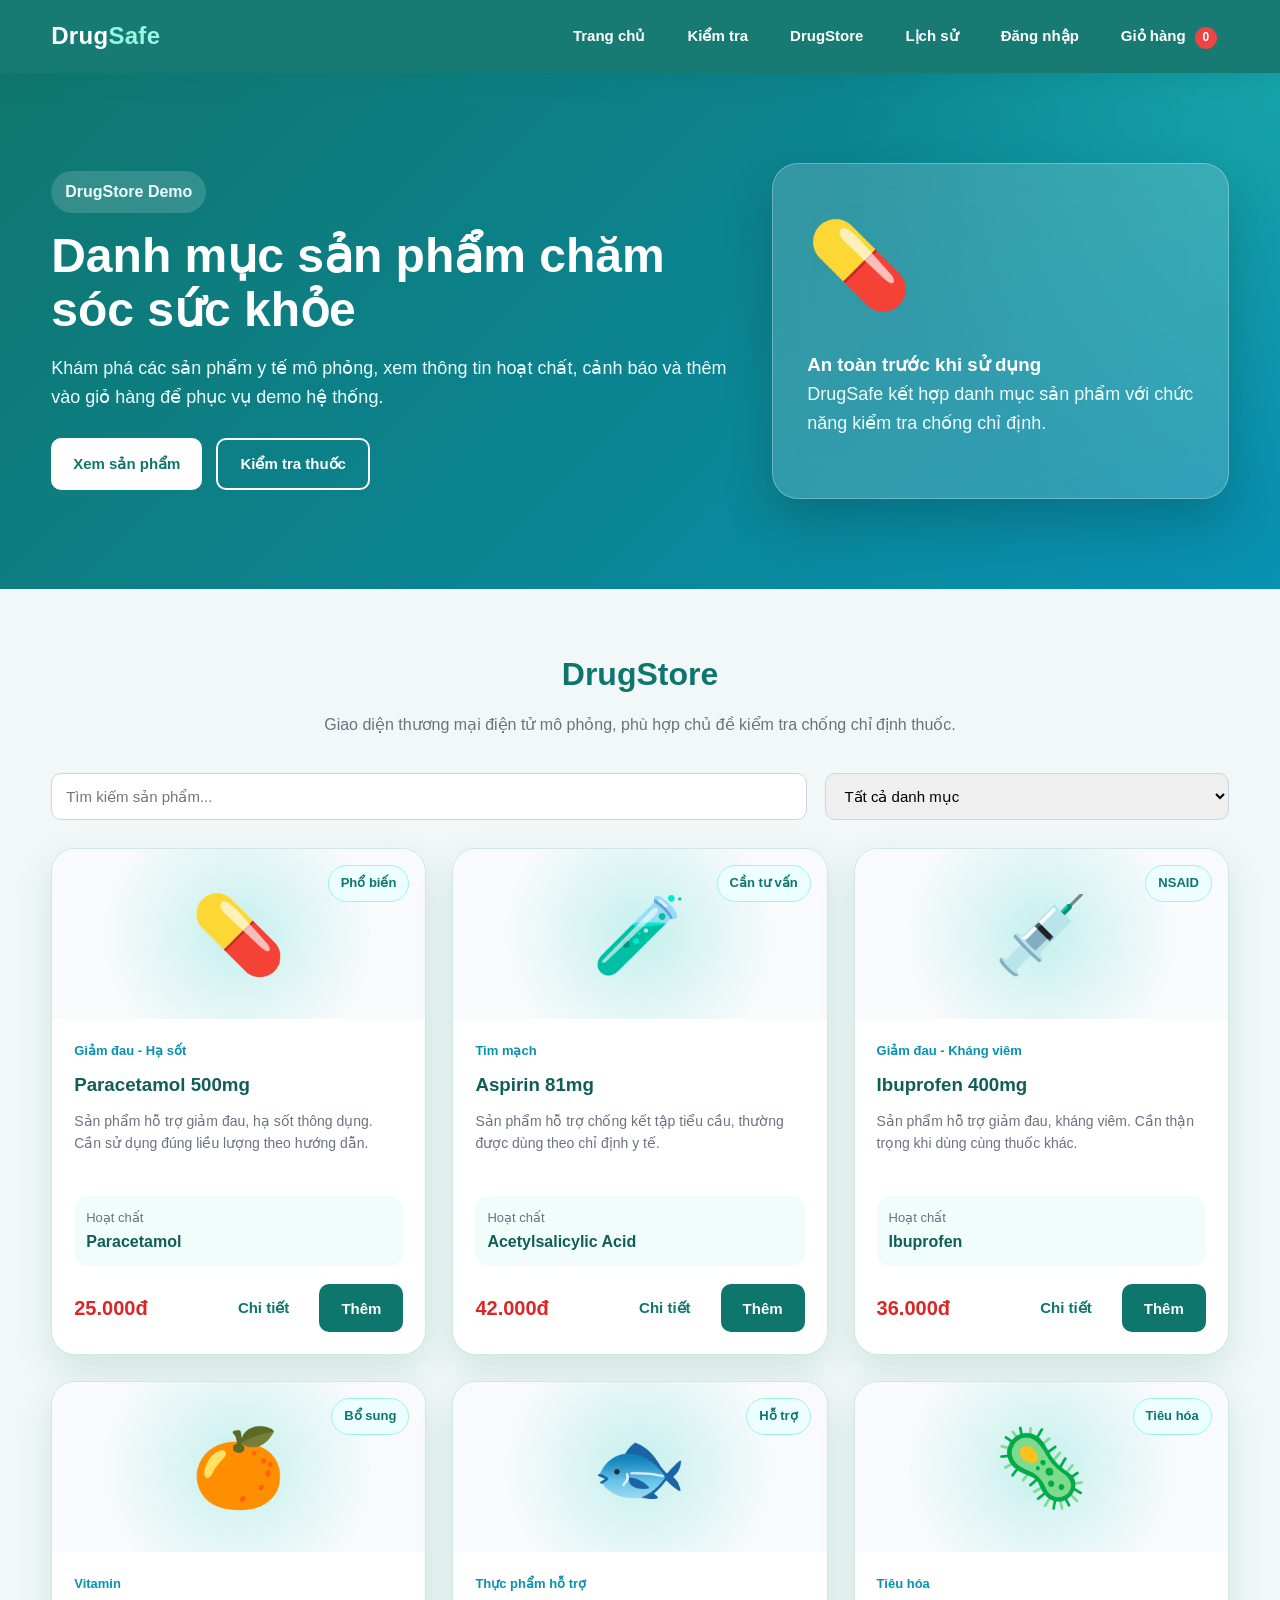
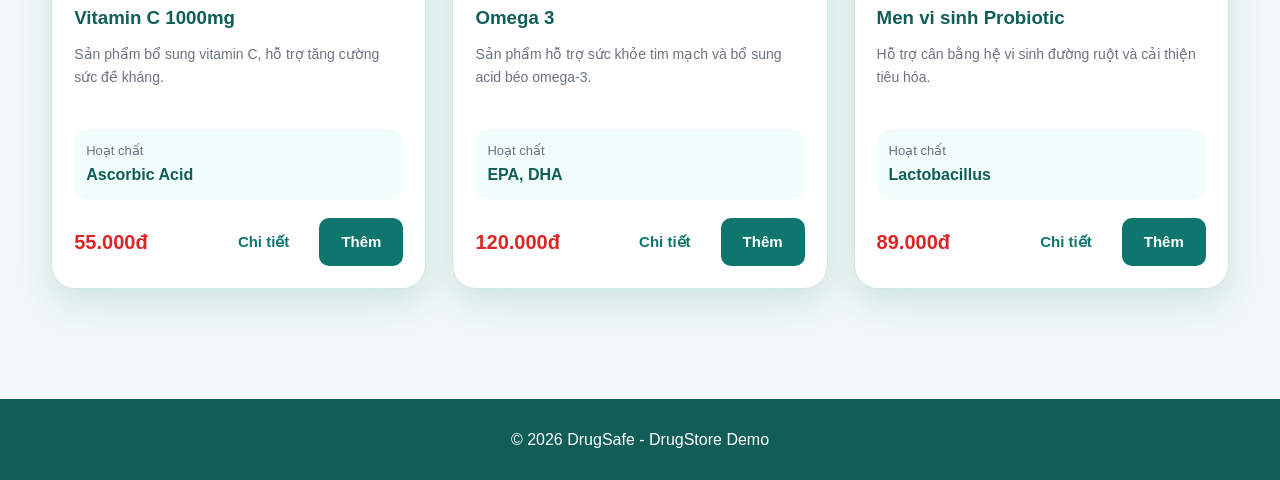
<file: frontend/drugstore.html>
<!DOCTYPE html>
<html lang="vi">
<head>
    <meta charset="UTF-8">
    <meta name="viewport" content="width=device-width, initial-scale=1.0">
    <title>DrugStore - DrugSafe</title>
    <link rel="stylesheet" href="css/style.css">
</head>
<body>

<header class="header">
    <div class="container header-content">
        <div class="logo">Drug<span>Safe</span></div>

        <nav class="nav">
            <a href="index.html">Trang chủ</a>
            <a href="check.html">Kiểm tra</a>
            <a href="drugstore.html">DrugStore</a>
            <a href="history.html">Lịch sử</a>
            <a href="login.html">Đăng nhập</a>
            <a href="cart.html" class="cart-link">Giỏ hàng <span id="cartBadge">0</span></a>
        </nav>
    </div>
</header>

<section class="store-hero">
    <div class="container store-hero-content">
        <div>
            <span class="premium-label">DrugStore Demo</span>
            <h1>Danh mục sản phẩm chăm sóc sức khỏe</h1>
            <p>
                Khám phá các sản phẩm y tế mô phỏng, xem thông tin hoạt chất, cảnh báo
                và thêm vào giỏ hàng để phục vụ demo hệ thống.
            </p>
            <div class="hero-actions">
                <a href="#productList" class="btn btn-light">Xem sản phẩm</a>
                <a href="check.html" class="btn btn-outline">Kiểm tra thuốc</a>
            </div>
        </div>

        <div class="store-hero-card">
            <div class="hero-product-icon">💊</div>
            <h3>An toàn trước khi sử dụng</h3>
            <p>DrugSafe kết hợp danh mục sản phẩm với chức năng kiểm tra chống chỉ định.</p>
        </div>
    </div>
</section>

<section class="section">
    <div class="container">
        <h2 class="section-title">DrugStore</h2>
        <p class="section-desc">
            Giao diện thương mại điện tử mô phỏng, phù hợp chủ đề kiểm tra chống chỉ định thuốc.
        </p>

        <div class="store-toolbar">
            <input type="text" id="searchInput" class="form-control" placeholder="Tìm kiếm sản phẩm...">

            <select id="categoryFilter" class="form-control">
                <option value="all">Tất cả danh mục</option>
            </select>
        </div>

        <div id="productList" class="product-grid"></div>
    </div>
</section>

<div id="toast" class="toast">Đã thêm vào giỏ hàng</div>

<footer class="footer">
    <div class="container">
        <p>© 2026 DrugSafe - DrugStore Demo</p>
    </div>
</footer>

<script src="js/store-data.js"></script>
<script src="js/store.js"></script>
<script src="js/auth-ui.js"></script>
</body>
</html>
</file>
<file: frontend/css/style.css>
* {
    margin: 0;
    padding: 0;
    box-sizing: border-box;
}

:root {
    --primary: #0f766e;
    --primary-dark: #115e59;
    --primary-light: #ccfbf1;
    --secondary: #0891b2;
    --danger: #dc2626;
    --warning: #f59e0b;
    --success: #16a34a;
    --bg: #f1f8f7;
    --text: #1f2937;
    --muted: #6b7280;
    --white: #ffffff;
    --border: #d1e7e4;
    --shadow: 0 14px 35px rgba(15, 118, 110, 0.15);
}

body {
    font-family: "Segoe UI", Arial, sans-serif;
    background: var(--bg);
    color: var(--text);
    line-height: 1.6;
}

a {
    text-decoration: none;
    color: inherit;
}

.container {
    width: 92%;
    max-width: 1200px;
    margin: auto;
}

/* HEADER */

.header {
    background: rgba(15, 118, 110, 0.96);
    color: white;
    padding: 16px 0;
    position: sticky;
    top: 0;
    z-index: 100;
    backdrop-filter: blur(10px);
    box-shadow: 0 4px 18px rgba(15, 118, 110, 0.25);
}

.header-content {
    display: flex;
    align-items: center;
    justify-content: space-between;
}

.logo {
    font-size: 24px;
    font-weight: 800;
    letter-spacing: 0.3px;
}

.logo span {
    color: #99f6e4;
}

.nav {
    display: flex;
    gap: 18px;
}

.nav a {
    font-weight: 600;
    font-size: 15px;
    padding: 8px 12px;
    border-radius: 8px;
    transition: 0.2s;
}

.nav a:hover {
    background: rgba(255, 255, 255, 0.16);
}

/* HERO */

.hero {
    padding: 90px 0;
    background:
        linear-gradient(135deg, rgba(15, 118, 110, 0.95), rgba(8, 145, 178, 0.88)),
        url("../assets/images/medical-bg.jpg");
    background-size: cover;
    background-position: center;
    color: white;
}

.hero-box {
    max-width: 760px;
}

.hero h1 {
    font-size: 48px;
    line-height: 1.15;
    margin-bottom: 18px;
}

.hero p {
    font-size: 18px;
    color: #ecfeff;
    margin-bottom: 30px;
}

.hero-actions {
    display: flex;
    gap: 14px;
    flex-wrap: wrap;
}

/* BUTTON */

.btn {
    display: inline-flex;
    align-items: center;
    justify-content: center;
    padding: 12px 22px;
    border-radius: 10px;
    border: none;
    cursor: pointer;
    font-weight: 700;
    font-size: 15px;
    transition: 0.2s;
}

.btn-primary {
    background: var(--primary);
    color: white;
}

.btn-primary:hover {
    background: var(--primary-dark);
    transform: translateY(-2px);
}

.btn-light {
    background: white;
    color: var(--primary);
}

.btn-light:hover {
    background: var(--primary-light);
    transform: translateY(-2px);
}

.btn-danger {
    background: var(--danger);
    color: white;
}

.btn-warning {
    background: var(--warning);
    color: white;
}

.btn-outline {
    border: 2px solid white;
    color: white;
    background: transparent;
}

/* SECTION */

.section {
    padding: 60px 0;
}

.section-title {
    text-align: center;
    font-size: 32px;
    color: var(--primary);
    margin-bottom: 12px;
}

.section-desc {
    text-align: center;
    color: var(--muted);
    max-width: 680px;
    margin: 0 auto 36px;
}

/* CARD */

.cards {
    display: grid;
    grid-template-columns: repeat(3, 1fr);
    gap: 24px;
}

.card {
    background: var(--white);
    border: 1px solid var(--border);
    border-radius: 18px;
    padding: 26px;
    box-shadow: var(--shadow);
    transition: 0.2s;
}

.card:hover {
    transform: translateY(-4px);
}

.card-icon {
    width: 52px;
    height: 52px;
    border-radius: 14px;
    background: var(--primary-light);
    color: var(--primary);
    display: flex;
    align-items: center;
    justify-content: center;
    font-size: 26px;
    margin-bottom: 16px;
}

.card h3 {
    color: var(--primary);
    margin-bottom: 10px;
}

/* FORM */

.form-box {
    max-width: 500px;
    margin: 55px auto;
    background: white;
    padding: 34px;
    border-radius: 20px;
    border: 1px solid var(--border);
    box-shadow: var(--shadow);
}

.form-box h2 {
    text-align: center;
    color: var(--primary);
    margin-bottom: 24px;
}

.form-group {
    margin-bottom: 18px;
}

.form-group label {
    display: block;
    font-weight: 700;
    margin-bottom: 7px;
}

.form-control {
    width: 100%;
    padding: 13px 14px;
    border: 1px solid #cbd5e1;
    border-radius: 10px;
    font-size: 15px;
    transition: 0.2s;
}

.form-control:focus {
    outline: none;
    border-color: var(--primary);
    box-shadow: 0 0 0 4px rgba(15, 118, 110, 0.12);
}

.message {
    display: none;
    padding: 13px;
    border-radius: 10px;
    margin-bottom: 16px;
    font-weight: 600;
}

.message.error {
    display: block;
    background: #fee2e2;
    color: #991b1b;
}

.message.success {
    display: block;
    background: #dcfce7;
    color: #166534;
}

/* CHECK PAGE */

.check-layout {
    display: grid;
    grid-template-columns: 1.2fr 0.8fr;
    gap: 26px;
    align-items: start;
}

.drug-list {
    margin-top: 18px;
    display: flex;
    flex-direction: column;
    gap: 10px;
}

.drug-item {
    background: #ecfeff;
    border: 1px solid #99f6e4;
    padding: 12px 14px;
    border-radius: 12px;
    display: flex;
    justify-content: space-between;
    align-items: center;
}

.drug-item span {
    font-weight: 700;
    color: var(--primary-dark);
}

.guide-box {
    background: #f8fafc;
    border-left: 5px solid var(--primary);
    padding: 18px;
    border-radius: 12px;
    margin-top: 18px;
}

.guide-box ul {
    padding-left: 20px;
    color: var(--muted);
}

/* RESULT */

.result-card {
    background: white;
    border-radius: 18px;
    padding: 26px;
    box-shadow: var(--shadow);
    border: 1px solid var(--border);
    margin-bottom: 22px;
}

.result-card h3 {
    color: var(--primary);
    margin-bottom: 14px;
}

.level-low,
.level-medium,
.level-high {
    padding: 6px 12px;
    border-radius: 999px;
    font-weight: 800;
}

.level-low {
    background: #dcfce7;
    color: #166534;
}

.level-medium {
    background: #fef3c7;
    color: #92400e;
}

.level-high {
    background: #fee2e2;
    color: #991b1b;
}

/* TABLE */

.table {
    width: 100%;
    border-collapse: collapse;
    background: white;
    overflow: hidden;
    border-radius: 16px;
    box-shadow: var(--shadow);
}

.table th,
.table td {
    padding: 15px;
    border-bottom: 1px solid #e5e7eb;
    text-align: left;
}

.table th {
    background: var(--primary);
    color: white;
}

.table tr:hover {
    background: #f0fdfa;
}

/* FOOTER */

.footer {
    margin-top: 50px;
    background: var(--primary-dark);
    color: white;
    padding: 28px 0;
    text-align: center;
}

/* RESPONSIVE */

@media (max-width: 900px) {
    .hero h1 {
        font-size: 38px;
    }

    .cards {
        grid-template-columns: 1fr 1fr;
    }

    .check-layout {
        grid-template-columns: 1fr;
    }
}

@media (max-width: 640px) {
    .header-content {
        flex-direction: column;
        gap: 12px;
    }

    .nav {
        flex-wrap: wrap;
        justify-content: center;
        gap: 8px;
    }

    .nav a {
        font-size: 14px;
    }

    .hero {
        padding: 65px 0;
        text-align: center;
    }

    .hero h1 {
        font-size: 30px;
    }

    .hero-actions {
        justify-content: center;
    }

    .cards {
        grid-template-columns: 1fr;
    }

    .form-box {
        margin: 35px auto;
        padding: 24px;
    }

    .section-title {
        font-size: 26px;
    }
}
/* PREMIUM DRUGSTORE UI */

.premium-label {
    display: inline-block;
    padding: 8px 14px;
    border-radius: 999px;
    background: rgba(255, 255, 255, 0.16);
    color: #ecfeff;
    font-weight: 800;
    margin-bottom: 16px;
    backdrop-filter: blur(10px);
}

.store-hero {
    padding: 90px 0;
    background:
        radial-gradient(circle at top right, rgba(45, 212, 191, 0.35), transparent 32%),
        linear-gradient(135deg, #0f766e, #0891b2);
    color: white;
    overflow: hidden;
}

.store-hero-content {
    display: grid;
    grid-template-columns: 1.2fr 0.8fr;
    gap: 36px;
    align-items: center;
}

.store-hero h1 {
    font-size: 48px;
    line-height: 1.12;
    margin-bottom: 18px;
}

.store-hero p {
    font-size: 18px;
    color: #ecfeff;
    max-width: 680px;
    margin-bottom: 26px;
}

.store-hero-card {
    background: rgba(255, 255, 255, 0.16);
    border: 1px solid rgba(255, 255, 255, 0.28);
    border-radius: 26px;
    padding: 34px;
    backdrop-filter: blur(16px);
    box-shadow: 0 24px 50px rgba(0, 0, 0, 0.18);
    animation: floatCard 3s ease-in-out infinite;
}

.hero-product-icon {
    font-size: 84px;
    margin-bottom: 18px;
}

@keyframes floatCard {
    0%, 100% {
        transform: translateY(0);
    }
    50% {
        transform: translateY(-12px);
    }
}

.store-toolbar {
    display: grid;
    grid-template-columns: 1.5fr 0.8fr;
    gap: 18px;
    margin-bottom: 28px;
}

.product-grid {
    display: grid;
    grid-template-columns: repeat(3, 1fr);
    gap: 26px;
}

.product-card {
    position: relative;
    background: white;
    border: 1px solid var(--border);
    border-radius: 24px;
    overflow: hidden;
    box-shadow: var(--shadow);
    transition: 0.28s ease;
}

.product-card:hover {
    transform: translateY(-8px);
    box-shadow: 0 22px 50px rgba(15, 118, 110, 0.2);
}

.product-badge {
    position: absolute;
    top: 16px;
    right: 16px;
    background: #ecfeff;
    color: var(--primary);
    font-weight: 800;
    padding: 7px 12px;
    border-radius: 999px;
    font-size: 13px;
    border: 1px solid #99f6e4;
}

.product-image {
    height: 170px;
    display: flex;
    align-items: center;
    justify-content: center;
    font-size: 76px;
    background:
        radial-gradient(circle, rgba(45, 212, 191, 0.25), transparent 65%),
        #f8fafc;
}

.product-content {
    padding: 22px;
}

.product-category {
    color: var(--secondary);
    font-weight: 800;
    font-size: 13px;
    margin-bottom: 8px;
}

.product-content h3 {
    color: var(--primary-dark);
    margin-bottom: 10px;
}

.product-desc {
    color: var(--muted);
    min-height: 72px;
    font-size: 14px;
}

.product-meta {
    margin-top: 14px;
    padding: 12px;
    border-radius: 14px;
    background: #f0fdfa;
}

.product-meta span {
    display: block;
    color: var(--muted);
    font-size: 13px;
}

.product-meta strong {
    color: var(--primary-dark);
}

.product-footer {
    margin-top: 18px;
    display: flex;
    justify-content: space-between;
    align-items: center;
    gap: 14px;
}

.product-price {
    color: var(--danger);
    font-size: 20px;
    font-weight: 900;
}

.product-actions {
    display: flex;
    gap: 8px;
}

.cart-link {
    position: relative;
}

#cartBadge {
    display: inline-flex;
    min-width: 22px;
    height: 22px;
    align-items: center;
    justify-content: center;
    margin-left: 5px;
    border-radius: 999px;
    background: #ef4444;
    color: white;
    font-size: 12px;
    font-weight: 900;
}

.toast {
    position: fixed;
    right: 24px;
    bottom: 28px;
    background: var(--primary-dark);
    color: white;
    padding: 14px 18px;
    border-radius: 14px;
    box-shadow: var(--shadow);
    opacity: 0;
    transform: translateY(20px);
    pointer-events: none;
    transition: 0.25s;
    z-index: 200;
}

.toast.show {
    opacity: 1;
    transform: translateY(0);
}

.detail-layout {
    display: grid;
    grid-template-columns: 0.8fr 1.2fr;
    gap: 34px;
    align-items: start;
}

.detail-image-box {
    position: relative;
    background: white;
    border-radius: 28px;
    padding: 40px;
    min-height: 420px;
    display: flex;
    align-items: center;
    justify-content: center;
    box-shadow: var(--shadow);
    border: 1px solid var(--border);
}

.detail-image {
    font-size: 150px;
}

.detail-content {
    background: white;
    padding: 34px;
    border-radius: 28px;
    box-shadow: var(--shadow);
    border: 1px solid var(--border);
}

.detail-content h1 {
    color: var(--primary-dark);
    font-size: 38px;
    margin-bottom: 14px;
}

.detail-desc {
    color: var(--muted);
    font-size: 17px;
    margin-bottom: 22px;
}

.detail-info {
    display: grid;
    grid-template-columns: repeat(3, 1fr);
    gap: 14px;
    margin-bottom: 22px;
}

.detail-info div {
    background: #f8fafc;
    border-radius: 16px;
    padding: 16px;
}

.detail-info span {
    display: block;
    color: var(--muted);
    font-size: 13px;
}

.detail-info strong {
    color: var(--primary-dark);
}

.warning-box {
    border-left: 5px solid var(--warning);
    background: #fffbeb;
    padding: 18px;
    border-radius: 16px;
    margin-bottom: 22px;
}

.warning-box strong {
    color: #92400e;
}

.warning-box p {
    color: #78350f;
    margin-top: 6px;
}

.detail-actions {
    display: flex;
    gap: 12px;
    flex-wrap: wrap;
}

.cart-layout {
    display: grid;
    grid-template-columns: 1.4fr 0.6fr;
    gap: 26px;
    align-items: start;
}

.cart-items {
    display: flex;
    flex-direction: column;
    gap: 16px;
}

.cart-item {
    display: grid;
    grid-template-columns: 70px 1fr 130px 130px 80px;
    gap: 16px;
    align-items: center;
    background: white;
    padding: 18px;
    border-radius: 20px;
    border: 1px solid var(--border);
    box-shadow: var(--shadow);
}

.cart-product-icon {
    font-size: 42px;
    background: #f0fdfa;
    border-radius: 16px;
    width: 64px;
    height: 64px;
    display: flex;
    align-items: center;
    justify-content: center;
}

.cart-product-info h3 {
    color: var(--primary-dark);
}

.cart-product-info p {
    color: var(--muted);
}

.quantity-control {
    display: flex;
    align-items: center;
    gap: 10px;
}

.quantity-control button {
    width: 32px;
    height: 32px;
    border: none;
    border-radius: 9px;
    background: var(--primary-light);
    color: var(--primary-dark);
    font-weight: 900;
    cursor: pointer;
}

.quantity-control span {
    font-weight: 900;
}

.cart-item-total {
    color: var(--danger);
    font-weight: 900;
}

.cart-summary {
    background: white;
    padding: 24px;
    border-radius: 22px;
    border: 1px solid var(--border);
    box-shadow: var(--shadow);
    position: sticky;
    top: 100px;
}

.cart-summary h3 {
    color: var(--primary-dark);
    margin-bottom: 18px;
}

.summary-row {
    display: flex;
    justify-content: space-between;
    padding: 14px 0;
    border-bottom: 1px solid #e5e7eb;
}

.summary-row strong {
    color: var(--primary-dark);
}

.empty-cart,
.empty-state {
    background: white;
    border: 1px solid var(--border);
    border-radius: 22px;
    padding: 34px;
    text-align: center;
    box-shadow: var(--shadow);
}

.empty-icon {
    font-size: 70px;
    margin-bottom: 14px;
}

@media (max-width: 1000px) {
    .product-grid {
        grid-template-columns: repeat(2, 1fr);
    }

    .store-hero-content,
    .detail-layout,
    .cart-layout {
        grid-template-columns: 1fr;
    }

    .cart-summary {
        position: static;
    }

    .cart-item {
        grid-template-columns: 60px 1fr;
    }

    .quantity-control,
    .cart-item-total,
    .cart-item .btn {
        grid-column: span 2;
    }
}

@media (max-width: 640px) {
    .store-hero h1 {
        font-size: 32px;
    }

    .store-toolbar {
        grid-template-columns: 1fr;
    }

    .product-grid {
        grid-template-columns: 1fr;
    }

    .detail-info {
        grid-template-columns: 1fr;
    }

    .product-footer {
        flex-direction: column;
        align-items: flex-start;
    }
}
/* HOME PREMIUM UPGRADE */

.hero-premium {
    position: relative;
    overflow: hidden;
}

.hero-premium::after {
    content: "";
    position: absolute;
    width: 420px;
    height: 420px;
    right: -120px;
    top: -120px;
    border-radius: 50%;
    background: rgba(153, 246, 228, 0.2);
    filter: blur(10px);
}

.hero-premium-grid {
    position: relative;
    z-index: 2;
    display: grid;
    grid-template-columns: 1.15fr 0.85fr;
    gap: 42px;
    align-items: center;
}

.hero-stats {
    display: flex;
    gap: 18px;
    margin-top: 32px;
    flex-wrap: wrap;
}

.hero-stats div {
    min-width: 120px;
    background: rgba(255, 255, 255, 0.14);
    border: 1px solid rgba(255, 255, 255, 0.28);
    border-radius: 18px;
    padding: 16px 18px;
    backdrop-filter: blur(12px);
}

.hero-stats strong {
    display: block;
    font-size: 24px;
    color: white;
}

.hero-stats span {
    color: #ecfeff;
    font-size: 14px;
}

.hero-dashboard {
    background: rgba(255, 255, 255, 0.14);
    border: 1px solid rgba(255, 255, 255, 0.28);
    border-radius: 28px;
    padding: 24px;
    backdrop-filter: blur(18px);
    box-shadow: 0 28px 60px rgba(0, 0, 0, 0.2);
    animation: floatCard 3.5s ease-in-out infinite;
}

.dashboard-card {
    display: grid;
    grid-template-columns: 54px 1fr auto;
    gap: 14px;
    align-items: center;
    padding: 16px;
    border-radius: 18px;
    background: rgba(255, 255, 255, 0.88);
    color: #1f2937;
    margin-bottom: 14px;
}

.dashboard-card:last-child {
    margin-bottom: 0;
}

.dashboard-card.active {
    background: white;
}

.dash-icon {
    width: 54px;
    height: 54px;
    border-radius: 16px;
    background: #ccfbf1;
    display: flex;
    align-items: center;
    justify-content: center;
    font-size: 24px;
}

.dashboard-card strong {
    display: block;
    color: var(--primary-dark);
}

.dashboard-card span {
    font-size: 13px;
    color: var(--muted);
}

.risk-badge {
    display: inline-flex;
    align-items: center;
    justify-content: center;
    padding: 7px 12px;
    border-radius: 999px;
    font-weight: 900;
    font-size: 12px;
    white-space: nowrap;
}

.risk-badge.high {
    background: #fee2e2;
    color: #991b1b;
}

.risk-badge.medium {
    background: #fef3c7;
    color: #92400e;
}

.risk-badge.low {
    background: #dcfce7;
    color: #166534;
}

.premium-card {
    position: relative;
    overflow: hidden;
}

.premium-card::before {
    content: "";
    position: absolute;
    width: 120px;
    height: 120px;
    right: -50px;
    top: -50px;
    border-radius: 50%;
    background: rgba(20, 184, 166, 0.12);
}

.catalog-section {
    background: linear-gradient(180deg, #f1f8f7, #ffffff);
}

.catalog-toolbar {
    display: grid;
    grid-template-columns: 1.4fr 0.7fr;
    gap: 18px;
    margin-bottom: 24px;
}

.drug-category-grid {
    display: grid;
    grid-template-columns: repeat(4, 1fr);
    gap: 18px;
    margin-bottom: 28px;
}

.drug-category-card {
    background: white;
    border: 1px solid var(--border);
    border-radius: 20px;
    padding: 20px;
    box-shadow: 0 12px 30px rgba(15, 118, 110, 0.1);
    transition: 0.25s ease;
}

.drug-category-card:hover {
    transform: translateY(-5px);
    box-shadow: 0 20px 45px rgba(15, 118, 110, 0.18);
}

.drug-category-icon {
    width: 52px;
    height: 52px;
    border-radius: 16px;
    background: #ecfeff;
    display: flex;
    align-items: center;
    justify-content: center;
    font-size: 24px;
    margin-bottom: 14px;
}

.drug-category-card h3 {
    color: var(--primary-dark);
    margin-bottom: 8px;
}

.drug-category-card p {
    color: var(--muted);
    font-size: 14px;
}

.home-drug-grid {
    display: grid;
    grid-template-columns: repeat(4, 1fr);
    gap: 22px;
}

.home-drug-card {
    background: white;
    border: 1px solid var(--border);
    border-radius: 24px;
    padding: 22px;
    box-shadow: var(--shadow);
    transition: 0.25s ease;
}

.home-drug-card:hover {
    transform: translateY(-7px);
    box-shadow: 0 22px 50px rgba(15, 118, 110, 0.18);
}

.drug-top {
    display: flex;
    justify-content: space-between;
    align-items: center;
    margin-bottom: 18px;
}

.drug-avatar {
    width: 58px;
    height: 58px;
    border-radius: 18px;
    background: #f0fdfa;
    display: flex;
    align-items: center;
    justify-content: center;
    font-size: 28px;
}

.home-drug-card h3 {
    color: var(--primary-dark);
    margin-bottom: 8px;
}

.home-drug-card p {
    color: var(--muted);
    font-size: 14px;
}

.drug-warning {
    min-height: 68px;
    margin: 16px 0;
    padding: 12px;
    border-radius: 14px;
    font-size: 14px;
    font-weight: 600;
}

.high-text {
    background: #fee2e2;
    color: #991b1b;
}

.medium-text {
    background: #fef3c7;
    color: #92400e;
}

.low-text {
    background: #dcfce7;
    color: #166534;
}

.disease-section {
    background: #f8fafc;
}

.disease-grid {
    display: flex;
    flex-wrap: wrap;
    gap: 14px;
    justify-content: center;
}

.disease-pill {
    padding: 14px 18px;
    background: white;
    border: 1px solid var(--border);
    border-radius: 999px;
    color: var(--primary-dark);
    font-weight: 800;
    box-shadow: 0 10px 24px rgba(15, 118, 110, 0.1);
}

.store-preview-section {
    background:
        radial-gradient(circle at top left, rgba(20, 184, 166, 0.2), transparent 28%),
        linear-gradient(135deg, #0f766e, #0891b2);
    color: white;
}

.store-preview {
    display: grid;
    grid-template-columns: 1.1fr 0.9fr;
    gap: 32px;
    align-items: center;
}

.store-preview h2 {
    font-size: 38px;
    margin-bottom: 16px;
}

.store-preview p {
    color: #ecfeff;
    max-width: 680px;
    margin-bottom: 24px;
}

.dark-label {
    background: rgba(255, 255, 255, 0.16);
}

.store-preview-card {
    background: rgba(255, 255, 255, 0.16);
    border: 1px solid rgba(255, 255, 255, 0.28);
    border-radius: 26px;
    padding: 24px;
    backdrop-filter: blur(16px);
    box-shadow: 0 24px 50px rgba(0, 0, 0, 0.18);
}

.mini-product {
    display: flex;
    align-items: center;
    gap: 16px;
    background: rgba(255, 255, 255, 0.9);
    color: #1f2937;
    border-radius: 18px;
    padding: 16px;
    margin-bottom: 14px;
}

.mini-product:last-child {
    margin-bottom: 0;
}

.mini-product span {
    width: 52px;
    height: 52px;
    border-radius: 16px;
    background: #ccfbf1;
    display: flex;
    align-items: center;
    justify-content: center;
    font-size: 24px;
}

.mini-product strong {
    color: var(--primary-dark);
}

.mini-product p {
    color: var(--muted);
    margin: 0;
    font-size: 14px;
}

@media (max-width: 1100px) {
    .home-drug-grid,
    .drug-category-grid {
        grid-template-columns: repeat(2, 1fr);
    }

    .hero-premium-grid,
    .store-preview {
        grid-template-columns: 1fr;
    }
}

@media (max-width: 640px) {
    .catalog-toolbar {
        grid-template-columns: 1fr;
    }

    .home-drug-grid,
    .drug-category-grid {
        grid-template-columns: 1fr;
    }

    .dashboard-card {
        grid-template-columns: 46px 1fr;
    }

    .dashboard-card .risk-badge {
        grid-column: span 2;
        justify-content: center;
    }

    .store-preview h2 {
        font-size: 28px;
    }
}
/* PREMIUM CART + CHECKOUT */

.checkout-hero {
    padding: 70px 0;
    background:
        radial-gradient(circle at top right, rgba(45, 212, 191, 0.32), transparent 32%),
        linear-gradient(135deg, #0f766e, #0891b2);
    color: white;
}

.checkout-hero-grid {
    display: grid;
    grid-template-columns: 1.2fr 0.8fr;
    gap: 32px;
    align-items: center;
}

.checkout-hero h1 {
    font-size: 46px;
    margin-bottom: 16px;
    line-height: 1.15;
}

.checkout-hero p {
    color: #ecfeff;
    font-size: 18px;
    max-width: 720px;
}

.checkout-trust-card {
    display: flex;
    gap: 18px;
    align-items: center;
    background: rgba(255, 255, 255, 0.16);
    border: 1px solid rgba(255, 255, 255, 0.28);
    border-radius: 26px;
    padding: 28px;
    backdrop-filter: blur(16px);
    box-shadow: 0 24px 50px rgba(0, 0, 0, 0.18);
}

.trust-icon {
    width: 72px;
    height: 72px;
    border-radius: 22px;
    background: white;
    color: #0f766e;
    display: flex;
    align-items: center;
    justify-content: center;
    font-size: 34px;
}

.checkout-trust-card h3 {
    margin-bottom: 6px;
}

.checkout-steps {
    display: flex;
    align-items: center;
    justify-content: center;
    margin-bottom: 34px;
}

.checkout-step {
    display: flex;
    flex-direction: column;
    align-items: center;
    gap: 8px;
    color: var(--muted);
    font-weight: 800;
}

.checkout-step span {
    width: 42px;
    height: 42px;
    border-radius: 50%;
    background: #e5e7eb;
    color: #6b7280;
    display: flex;
    align-items: center;
    justify-content: center;
}

.checkout-step.active span {
    background: var(--primary);
    color: white;
}

.checkout-step.active p {
    color: var(--primary-dark);
}

.checkout-line {
    width: 120px;
    height: 3px;
    background: #99f6e4;
    margin: 0 14px;
}

.premium-cart-layout {
    grid-template-columns: 1.3fr 0.7fr;
}

.cart-left-panel {
    background: white;
    border-radius: 26px;
    padding: 24px;
    border: 1px solid var(--border);
    box-shadow: var(--shadow);
}

.panel-heading {
    display: flex;
    justify-content: space-between;
    align-items: center;
    gap: 18px;
    margin-bottom: 22px;
}

.panel-heading h2 {
    color: var(--primary-dark);
}

.panel-heading p {
    color: var(--muted);
}

.premium-cart-item {
    grid-template-columns: 72px 1fr 130px 140px 84px;
    border-radius: 22px;
    transition: 0.25s ease;
}

.premium-cart-item:hover {
    transform: translateY(-4px);
    box-shadow: 0 20px 45px rgba(15, 118, 110, 0.16);
}

.cart-safe-label {
    display: inline-block;
    margin-top: 8px;
    padding: 6px 10px;
    border-radius: 999px;
    background: #ecfeff;
    color: var(--primary-dark);
    font-size: 12px;
    font-weight: 800;
}

.cart-medical-note {
    display: flex;
    gap: 14px;
    margin-top: 22px;
    padding: 18px;
    border-radius: 18px;
    background: #fffbeb;
    border-left: 5px solid var(--warning);
}

.note-icon {
    font-size: 26px;
}

.cart-medical-note strong {
    color: #92400e;
}

.cart-medical-note p {
    color: #78350f;
    margin-top: 4px;
}

.premium-summary {
    border-radius: 26px;
}

.voucher-box {
    display: grid;
    grid-template-columns: 1fr auto;
    gap: 10px;
    margin: 18px 0;
}

.summary-total {
    margin-top: 18px;
    padding: 18px;
    border-radius: 18px;
    background: linear-gradient(135deg, #0f766e, #0891b2);
    color: white;
    display: flex;
    justify-content: space-between;
    align-items: center;
}

.summary-total strong {
    color: white;
    font-size: 22px;
}

.payment-security {
    display: flex;
    gap: 10px;
    align-items: center;
    margin-top: 16px;
    background: #f0fdfa;
    padding: 14px;
    border-radius: 16px;
    color: var(--primary-dark);
    font-weight: 700;
}

.checkout-form-layout {
    margin-top: 28px;
    display: grid;
    grid-template-columns: 1fr 1fr;
    gap: 26px;
}

.checkout-form-card {
    background: white;
    border-radius: 26px;
    padding: 28px;
    border: 1px solid var(--border);
    box-shadow: var(--shadow);
}

.checkout-form-card h2 {
    color: var(--primary-dark);
    margin-bottom: 6px;
}

.checkout-form-card > p {
    color: var(--muted);
    margin-bottom: 22px;
}

.form-grid {
    display: grid;
    grid-template-columns: 1fr 1fr;
    gap: 18px;
}

.payment-methods {
    display: flex;
    flex-direction: column;
    gap: 14px;
}

.payment-method {
    display: grid;
    grid-template-columns: 24px 52px 1fr;
    gap: 14px;
    align-items: center;
    border: 1px solid var(--border);
    border-radius: 18px;
    padding: 16px;
    cursor: pointer;
    transition: 0.25s ease;
}

.payment-method:hover,
.payment-method.active {
    border-color: var(--primary);
    background: #f0fdfa;
}

.payment-method input {
    accent-color: var(--primary);
}

.payment-icon {
    width: 52px;
    height: 52px;
    border-radius: 16px;
    background: #ccfbf1;
    display: flex;
    align-items: center;
    justify-content: center;
    font-size: 24px;
}

.payment-method strong {
    display: block;
    color: var(--primary-dark);
}

.payment-method span {
    color: var(--muted);
    font-size: 13px;
}

.bank-info {
    margin-top: 18px;
    background: #eff6ff;
    border-left: 5px solid #2563eb;
    padding: 18px;
    border-radius: 16px;
}

.bank-info h3 {
    color: #1d4ed8;
    margin-bottom: 10px;
}

.policy-check {
    display: flex;
    gap: 12px;
    align-items: flex-start;
    margin-top: 20px;
    color: var(--muted);
    font-weight: 600;
}

.policy-check input {
    margin-top: 4px;
    accent-color: var(--primary);
}

.checkout-button {
    width: 100%;
    margin-top: 22px;
    padding: 15px;
    font-size: 16px;
}

.modal-overlay {
    position: fixed;
    inset: 0;
    background: rgba(15, 23, 42, 0.56);
    backdrop-filter: blur(8px);
    display: none;
    align-items: center;
    justify-content: center;
    z-index: 300;
    padding: 20px;
}

.modal-overlay.show {
    display: flex;
}

.order-modal {
    width: 100%;
    max-width: 480px;
    background: white;
    border-radius: 28px;
    padding: 34px;
    text-align: center;
    box-shadow: 0 30px 80px rgba(0, 0, 0, 0.28);
    animation: modalPop 0.25s ease;
}

@keyframes modalPop {
    from {
        transform: translateY(20px) scale(0.96);
        opacity: 0;
    }
    to {
        transform: translateY(0) scale(1);
        opacity: 1;
    }
}

.success-icon {
    width: 82px;
    height: 82px;
    border-radius: 50%;
    background: #dcfce7;
    color: #166534;
    display: flex;
    align-items: center;
    justify-content: center;
    font-size: 42px;
    margin: 0 auto 18px;
}

.order-modal h2 {
    color: var(--primary-dark);
    margin-bottom: 10px;
}

.order-modal p {
    color: var(--muted);
}

.order-code-box {
    margin: 22px 0;
    padding: 18px;
    border-radius: 18px;
    background: #f0fdfa;
}

.order-code-box span {
    display: block;
    color: var(--muted);
}

.order-code-box strong {
    color: var(--primary-dark);
    font-size: 24px;
}

.modal-actions {
    display: flex;
    gap: 12px;
    justify-content: center;
    flex-wrap: wrap;
}

@media (max-width: 1000px) {
    .checkout-hero-grid,
    .premium-cart-layout,
    .checkout-form-layout {
        grid-template-columns: 1fr;
    }

    .premium-cart-item {
        grid-template-columns: 64px 1fr;
    }

    .quantity-control,
    .cart-item-total,
    .premium-cart-item .btn {
        grid-column: span 2;
    }
}

@media (max-width: 640px) {
    .checkout-hero h1 {
        font-size: 32px;
    }

    .checkout-steps {
        align-items: flex-start;
        overflow-x: auto;
        justify-content: flex-start;
    }

    .checkout-line {
        width: 60px;
    }

    .panel-heading {
        flex-direction: column;
        align-items: flex-start;
    }

    .form-grid {
        grid-template-columns: 1fr;
    }

    .voucher-box {
        grid-template-columns: 1fr;
    }

    .payment-method {
        grid-template-columns: 24px 44px 1fr;
    }
}
/* PREMIUM CHECK PAGE */

.check-hero {
    padding: 78px 0;
    background:
        radial-gradient(circle at top right, rgba(45, 212, 191, 0.32), transparent 32%),
        linear-gradient(135deg, #0f766e, #0891b2);
    color: white;
}

.check-hero-grid {
    display: grid;
    grid-template-columns: 1.2fr 0.8fr;
    gap: 36px;
    align-items: center;
}

.check-hero h1 {
    font-size: 48px;
    line-height: 1.12;
    margin-bottom: 18px;
}

.check-hero p {
    font-size: 18px;
    color: #ecfeff;
    max-width: 760px;
    margin-bottom: 28px;
}

.check-hero-card {
    background: rgba(255, 255, 255, 0.16);
    border: 1px solid rgba(255, 255, 255, 0.28);
    border-radius: 28px;
    padding: 32px;
    backdrop-filter: blur(16px);
    box-shadow: 0 24px 50px rgba(0, 0, 0, 0.18);
    animation: floatCard 3.5s ease-in-out infinite;
}

.check-hero-card h3 {
    margin-bottom: 10px;
}

.check-steps {
    display: flex;
    align-items: center;
    justify-content: center;
    margin-bottom: 34px;
}

.check-step {
    display: flex;
    flex-direction: column;
    align-items: center;
    gap: 8px;
    font-weight: 800;
    color: var(--muted);
}

.check-step span {
    width: 42px;
    height: 42px;
    border-radius: 50%;
    background: #e5e7eb;
    color: #6b7280;
    display: flex;
    align-items: center;
    justify-content: center;
}

.check-step.active span {
    background: var(--primary);
    color: white;
}

.check-step.active p {
    color: var(--primary-dark);
}

.check-line {
    width: 120px;
    height: 3px;
    background: #99f6e4;
    margin: 0 14px;
}

.premium-check-layout {
    grid-template-columns: 1.35fr 0.65fr;
    align-items: start;
}

.check-main-panel {
    display: flex;
    flex-direction: column;
    gap: 24px;
}

.check-side-panel {
    display: flex;
    flex-direction: column;
    gap: 24px;
    position: sticky;
    top: 100px;
}

.check-card {
    border-radius: 26px;
}

.card-heading {
    display: flex;
    align-items: center;
    gap: 16px;
    margin-bottom: 22px;
}

.card-heading h3 {
    margin-bottom: 4px;
}

.card-heading p {
    color: var(--muted);
}

.inline-input {
    display: grid;
    grid-template-columns: 1fr auto;
    gap: 12px;
}

.selected-info {
    display: flex;
    justify-content: space-between;
    align-items: center;
    background: #f0fdfa;
    border: 1px solid #ccfbf1;
    padding: 12px 14px;
    border-radius: 14px;
    margin-top: 14px;
}

.selected-info span {
    color: var(--muted);
    font-weight: 700;
}

.selected-info strong {
    color: var(--primary-dark);
}

.premium-drug-list {
    margin-top: 18px;
}

.empty-selection {
    padding: 26px;
    text-align: center;
    background: #f8fafc;
    border: 1px dashed #99f6e4;
    border-radius: 18px;
    color: var(--muted);
}

.empty-selection div {
    font-size: 38px;
    margin-bottom: 8px;
}

.premium-drug-item {
    padding: 15px 16px;
    border-radius: 16px;
    background: #ffffff;
    border: 1px solid var(--border);
    box-shadow: 0 10px 25px rgba(15, 118, 110, 0.08);
    transition: 0.25s ease;
}

.premium-drug-item:hover {
    transform: translateY(-3px);
    box-shadow: 0 18px 38px rgba(15, 118, 110, 0.14);
}

.premium-drug-item strong {
    display: block;
    color: var(--primary-dark);
}

.premium-drug-item span {
    color: var(--muted);
    font-size: 13px;
}

.disease-preview {
    margin-top: 18px;
    padding: 16px;
    border-radius: 18px;
    background: #f8fafc;
}

.disease-preview > span {
    display: block;
    font-weight: 800;
    color: var(--primary-dark);
    margin-bottom: 12px;
}

.quick-disease-tags {
    display: flex;
    flex-wrap: wrap;
    gap: 10px;
}

.quick-disease-tags button {
    border: none;
    background: #ecfeff;
    color: var(--primary-dark);
    padding: 9px 12px;
    border-radius: 999px;
    font-weight: 800;
    cursor: pointer;
    transition: 0.2s;
}

.quick-disease-tags button:hover {
    background: var(--primary);
    color: white;
}

.action-card,
.guide-card,
.demo-card {
    border-radius: 26px;
}

.action-card h3,
.guide-card h3,
.demo-card h3 {
    color: var(--primary-dark);
    margin-bottom: 8px;
}

.action-card p,
.demo-card p {
    color: var(--muted);
    margin-bottom: 18px;
}

.action-button {
    width: 100%;
    margin-top: 10px;
    padding: 14px;
}

.action-button.loading {
    opacity: 0.75;
    cursor: wait;
}

.guide-step {
    display: grid;
    grid-template-columns: 34px 1fr;
    gap: 12px;
    margin-bottom: 16px;
}

.guide-step span {
    width: 34px;
    height: 34px;
    border-radius: 50%;
    background: var(--primary);
    color: white;
    display: flex;
    align-items: center;
    justify-content: center;
    font-weight: 900;
}

.guide-step p {
    color: var(--muted);
}

.guide-warning {
    margin-top: 18px;
    padding: 16px;
    background: #fffbeb;
    border-left: 5px solid var(--warning);
    border-radius: 16px;
}

.guide-warning strong {
    color: #92400e;
}

.guide-warning p {
    margin-top: 6px;
    color: #78350f;
}

.demo-case {
    width: 100%;
    border: 1px solid var(--border);
    background: white;
    padding: 13px;
    border-radius: 14px;
    margin-top: 10px;
    text-align: left;
    font-weight: 800;
    color: var(--primary-dark);
    cursor: pointer;
    transition: 0.2s;
}

.demo-case:hover {
    background: #f0fdfa;
    border-color: var(--primary);
    transform: translateX(4px);
}

@media (max-width: 1000px) {
    .check-hero-grid,
    .premium-check-layout {
        grid-template-columns: 1fr;
    }

    .check-side-panel {
        position: static;
    }
}

@media (max-width: 640px) {
    .check-hero h1 {
        font-size: 32px;
    }

    .inline-input {
        grid-template-columns: 1fr;
    }

    .check-steps {
        overflow-x: auto;
        justify-content: flex-start;
    }

    .check-line {
        width: 60px;
    }

    .card-heading {
        align-items: flex-start;
    }
}
/* PREMIUM HISTORY PAGE */

.history-hero {
    padding: 78px 0;
    background:
        radial-gradient(circle at top right, rgba(45, 212, 191, 0.32), transparent 32%),
        linear-gradient(135deg, #0f766e, #0891b2);
    color: white;
}

.history-hero-grid {
    display: grid;
    grid-template-columns: 1.2fr 0.8fr;
    gap: 36px;
    align-items: center;
}

.history-hero h1 {
    font-size: 48px;
    line-height: 1.12;
    margin-bottom: 18px;
}

.history-hero p {
    font-size: 18px;
    color: #ecfeff;
    max-width: 760px;
    margin-bottom: 28px;
}

.history-hero-card {
    background: rgba(255, 255, 255, 0.16);
    border: 1px solid rgba(255, 255, 255, 0.28);
    border-radius: 28px;
    padding: 32px;
    backdrop-filter: blur(16px);
    box-shadow: 0 24px 50px rgba(0, 0, 0, 0.18);
    animation: floatCard 3.5s ease-in-out infinite;
}

.history-stat-grid {
    display: grid;
    grid-template-columns: repeat(4, 1fr);
    gap: 18px;
    margin-bottom: 28px;
}

.history-stat-card {
    display: flex;
    gap: 14px;
    align-items: center;
    background: white;
    border: 1px solid var(--border);
    border-radius: 22px;
    padding: 20px;
    box-shadow: var(--shadow);
}

.history-stat-icon {
    width: 54px;
    height: 54px;
    border-radius: 16px;
    background: #ecfeff;
    color: var(--primary-dark);
    display: flex;
    align-items: center;
    justify-content: center;
    font-size: 24px;
}

.history-stat-icon.danger {
    background: #fef3c7;
    color: #92400e;
}

.history-stat-icon.high {
    background: #fee2e2;
    color: #991b1b;
}

.history-stat-icon.success {
    background: #dcfce7;
    color: #166534;
}

.history-stat-card span {
    display: block;
    color: var(--muted);
    font-weight: 700;
    font-size: 14px;
}

.history-stat-card strong {
    color: var(--primary-dark);
    font-size: 28px;
}

.history-panel {
    background: white;
    border: 1px solid var(--border);
    border-radius: 28px;
    padding: 26px;
    box-shadow: var(--shadow);
}

.history-panel-heading {
    display: flex;
    justify-content: space-between;
    gap: 18px;
    align-items: flex-start;
    margin-bottom: 22px;
}

.history-panel-heading h2 {
    color: var(--primary-dark);
}

.history-panel-heading p {
    color: var(--muted);
}

.history-heading-actions {
    display: flex;
    gap: 10px;
    flex-wrap: wrap;
}

.history-toolbar {
    display: grid;
    grid-template-columns: 1.4fr 0.8fr 0.7fr;
    gap: 14px;
    margin-bottom: 22px;
}

.history-table-wrapper {
    overflow-x: auto;
}

.history-table td {
    vertical-align: top;
}

.history-type-chip {
    display: inline-flex;
    padding: 7px 12px;
    background: #ecfeff;
    color: var(--primary-dark);
    border-radius: 999px;
    font-weight: 800;
    font-size: 13px;
}

.history-risk-chip {
    display: inline-flex;
    padding: 7px 12px;
    border-radius: 999px;
    font-weight: 900;
    font-size: 13px;
}

.risk-high {
    background: #fee2e2;
    color: #991b1b;
}

.risk-medium {
    background: #fef3c7;
    color: #92400e;
}

.risk-low {
    background: #dcfce7;
    color: #166534;
}

.history-result-text {
    max-width: 360px;
    color: var(--muted);
}

.history-actions {
    display: flex;
    gap: 8px;
    flex-wrap: wrap;
}

.history-empty {
    padding: 34px;
    text-align: center;
}

.history-empty div {
    font-size: 60px;
    margin-bottom: 12px;
}

.history-empty h3 {
    color: var(--primary-dark);
    margin-bottom: 8px;
}

.history-empty p {
    color: var(--muted);
    margin-bottom: 16px;
}

.history-guide-card {
    margin-top: 24px;
    display: flex;
    gap: 16px;
    align-items: flex-start;
    background: #fffbeb;
    border-left: 5px solid var(--warning);
    border-radius: 20px;
    padding: 20px;
}

.guide-icon {
    font-size: 28px;
}

.history-guide-card h3 {
    color: #92400e;
    margin-bottom: 6px;
}

.history-guide-card p {
    color: #78350f;
}

.history-modal-overlay {
    position: fixed;
    inset: 0;
    background: rgba(15, 23, 42, 0.56);
    backdrop-filter: blur(8px);
    display: none;
    align-items: center;
    justify-content: center;
    z-index: 300;
    padding: 20px;
}

.history-modal-overlay.show {
    display: flex;
}

.history-modal {
    position: relative;
    width: 100%;
    max-width: 620px;
    max-height: 90vh;
    overflow-y: auto;
    background: white;
    border-radius: 28px;
    padding: 34px;
    text-align: center;
    box-shadow: 0 30px 80px rgba(0, 0, 0, 0.28);
    animation: modalPop 0.25s ease;
}

.history-modal-close {
    position: absolute;
    top: 16px;
    right: 18px;
    width: 36px;
    height: 36px;
    border: none;
    border-radius: 50%;
    background: #f1f5f9;
    cursor: pointer;
    font-size: 24px;
    color: var(--muted);
}

.history-modal h2 {
    color: var(--primary-dark);
    margin-bottom: 20px;
}

.detail-row {
    display: flex;
    justify-content: space-between;
    gap: 18px;
    padding: 14px 0;
    border-bottom: 1px solid #e5e7eb;
    text-align: left;
}

.detail-row span {
    color: var(--muted);
    font-weight: 700;
}

.detail-row strong {
    color: var(--primary-dark);
    text-align: right;
}

.history-detail-message {
    text-align: left;
    margin-top: 18px;
    background: #f8fafc;
    padding: 18px;
    border-radius: 18px;
}

.history-detail-message h3 {
    color: var(--primary-dark);
    margin-bottom: 10px;
}

.history-detail-message p,
.history-detail-message li {
    color: var(--muted);
}

.history-detail-message ul {
    padding-left: 20px;
}

@media (max-width: 1000px) {
    .history-hero-grid,
    .history-stat-grid {
        grid-template-columns: 1fr 1fr;
    }

    .history-toolbar {
        grid-template-columns: 1fr;
    }

    .history-panel-heading {
        flex-direction: column;
    }
}

@media (max-width: 640px) {
    .history-hero-grid,
    .history-stat-grid {
        grid-template-columns: 1fr;
    }

    .history-hero h1 {
        font-size: 32px;
    }

    .history-heading-actions {
        width: 100%;
    }

    .history-heading-actions .btn {
        width: 100%;
    }

    .detail-row {
        flex-direction: column;
    }

    .detail-row strong {
        text-align: left;
    }
}

@media print {
    .header,
    .history-hero,
    .history-toolbar,
    .history-heading-actions,
    .footer,
    .history-guide-card,
    .history-actions {
        display: none !important;
    }

    .history-panel {
        box-shadow: none;
        border: none;
    }

    body {
        background: white;
    }
}
/* PREMIUM AUTH PAGES */

.auth-page {
    background:
        radial-gradient(circle at top left, rgba(45, 212, 191, 0.16), transparent 30%),
        linear-gradient(180deg, #f1f8f7, #ffffff);
}

.auth-section {
    padding: 70px 0;
}

.auth-shell {
    display: grid;
    grid-template-columns: 1.05fr 0.95fr;
    gap: 34px;
    align-items: stretch;
}

.auth-visual {
    position: relative;
    color: white;
    background:
        radial-gradient(circle at top right, rgba(153, 246, 228, 0.28), transparent 36%),
        linear-gradient(135deg, #0f766e, #0891b2);
    border-radius: 32px;
    padding: 44px;
    overflow: hidden;
    box-shadow: 0 30px 70px rgba(15, 118, 110, 0.24);
}

.register-visual {
    background:
        radial-gradient(circle at bottom left, rgba(153, 246, 228, 0.28), transparent 36%),
        linear-gradient(135deg, #0891b2, #0f766e);
}

.auth-visual::after {
    content: "";
    position: absolute;
    width: 360px;
    height: 360px;
    right: -120px;
    bottom: -120px;
    border-radius: 50%;
    background: rgba(255, 255, 255, 0.12);
}

.auth-visual h1 {
    position: relative;
    z-index: 2;
    font-size: 46px;
    line-height: 1.12;
    margin-bottom: 18px;
}

.auth-visual p {
    position: relative;
    z-index: 2;
    color: #ecfeff;
    font-size: 17px;
    max-width: 620px;
}

.auth-benefits {
    position: relative;
    z-index: 2;
    margin-top: 34px;
    display: flex;
    flex-direction: column;
    gap: 16px;
}

.auth-benefit {
    display: grid;
    grid-template-columns: 54px 1fr;
    gap: 14px;
    align-items: center;
    background: rgba(255, 255, 255, 0.15);
    border: 1px solid rgba(255, 255, 255, 0.24);
    border-radius: 20px;
    padding: 16px;
    backdrop-filter: blur(12px);
}

.auth-benefit span {
    width: 54px;
    height: 54px;
    border-radius: 16px;
    background: white;
    color: var(--primary);
    display: flex;
    align-items: center;
    justify-content: center;
    font-size: 24px;
}

.auth-benefit strong {
    display: block;
    color: white;
    margin-bottom: 4px;
}

.auth-benefit p {
    margin: 0;
    font-size: 14px;
    color: #ecfeff;
}

.auth-stat-mini {
    position: relative;
    z-index: 2;
    display: flex;
    gap: 14px;
    margin-top: 28px;
    flex-wrap: wrap;
}

.auth-stat-mini div {
    background: rgba(255, 255, 255, 0.15);
    border: 1px solid rgba(255, 255, 255, 0.24);
    border-radius: 18px;
    padding: 14px 18px;
    min-width: 110px;
}

.auth-stat-mini strong {
    display: block;
    color: white;
    font-size: 24px;
}

.auth-stat-mini span {
    color: #ecfeff;
    font-size: 13px;
}

.auth-card-premium {
    background: white;
    border: 1px solid var(--border);
    border-radius: 32px;
    padding: 36px;
    box-shadow: var(--shadow);
}

.auth-card-header {
    text-align: center;
    margin-bottom: 24px;
}

.auth-icon {
    width: 76px;
    height: 76px;
    border-radius: 24px;
    background: #ccfbf1;
    color: var(--primary);
    margin: 0 auto 16px;
    display: flex;
    align-items: center;
    justify-content: center;
    font-size: 34px;
}

.auth-card-header h2 {
    color: var(--primary-dark);
    font-size: 30px;
    margin-bottom: 8px;
}

.auth-card-header p {
    color: var(--muted);
}

.input-with-icon {
    position: relative;
    display: flex;
    align-items: center;
}

.input-with-icon > span {
    position: absolute;
    left: 14px;
    z-index: 2;
}

.input-with-icon .form-control {
    padding-left: 46px;
}

.toggle-password {
    position: absolute;
    right: 10px;
    border: none;
    background: #f0fdfa;
    color: var(--primary-dark);
    padding: 7px 10px;
    border-radius: 10px;
    font-weight: 800;
    cursor: pointer;
}

.input-with-icon input[type="password"],
.input-with-icon input[type="text"] {
    padding-right: 70px;
}

.auth-options {
    display: flex;
    justify-content: space-between;
    gap: 12px;
    align-items: center;
    margin-bottom: 18px;
    color: var(--muted);
    font-size: 14px;
}

.auth-options label {
    display: flex;
    align-items: center;
    gap: 8px;
}

.auth-options input {
    accent-color: var(--primary);
}

.auth-options a {
    color: var(--primary);
    font-weight: 800;
}

.auth-submit {
    width: 100%;
    padding: 15px;
    font-size: 16px;
}

.auth-submit.loading {
    opacity: 0.75;
    cursor: wait;
}

.demo-account-box {
    margin-top: 20px;
    background: #f8fafc;
    border-left: 5px solid var(--primary);
    border-radius: 16px;
    padding: 16px;
}

.demo-account-box strong {
    color: var(--primary-dark);
}

.demo-account-box p {
    margin-top: 5px;
    color: var(--muted);
    font-size: 14px;
}

.auth-switch {
    text-align: center;
    margin-top: 20px;
    color: var(--muted);
}

.auth-switch a {
    color: var(--primary);
    font-weight: 900;
}

.password-rules {
    background: #f8fafc;
    padding: 14px;
    border-radius: 14px;
    margin-top: -8px;
    margin-bottom: 18px;
}

.password-rules p {
    color: var(--muted);
    font-size: 14px;
    margin-bottom: 4px;
}

.password-rules p.valid {
    color: #166534;
    font-weight: 800;
}

.password-rules p.valid::before {
    content: "✓ ";
}

.auth-policy {
    margin-top: 12px;
    margin-bottom: 18px;
}

@media (max-width: 1000px) {
    .auth-shell {
        grid-template-columns: 1fr;
    }

    .auth-visual h1 {
        font-size: 36px;
    }
}

@media (max-width: 640px) {
    .auth-section {
        padding: 40px 0;
    }

    .auth-visual,
    .auth-card-premium {
        border-radius: 24px;
        padding: 24px;
    }

    .auth-visual h1 {
        font-size: 30px;
    }

    .auth-options {
        flex-direction: column;
        align-items: flex-start;
    }
}
/* ADMIN DASHBOARD */

.admin-page {
    background:
        radial-gradient(circle at top left, rgba(45, 212, 191, 0.14), transparent 30%),
        #f1f8f7;
}

.admin-hero {
    padding: 78px 0;
    background:
        radial-gradient(circle at top right, rgba(45, 212, 191, 0.32), transparent 32%),
        linear-gradient(135deg, #0f766e, #0891b2);
    color: white;
}

.admin-hero-grid {
    display: grid;
    grid-template-columns: 1.2fr 0.8fr;
    gap: 36px;
    align-items: center;
}

.admin-hero h1 {
    font-size: 48px;
    line-height: 1.12;
    margin-bottom: 18px;
}

.admin-hero p {
    font-size: 18px;
    color: #ecfeff;
    max-width: 780px;
}

.admin-profile-card {
    background: rgba(255, 255, 255, 0.16);
    border: 1px solid rgba(255, 255, 255, 0.28);
    border-radius: 28px;
    padding: 32px;
    text-align: center;
    backdrop-filter: blur(16px);
    box-shadow: 0 24px 50px rgba(0, 0, 0, 0.18);
}

.admin-avatar {
    width: 88px;
    height: 88px;
    border-radius: 28px;
    background: white;
    color: var(--primary);
    display: flex;
    align-items: center;
    justify-content: center;
    margin: 0 auto 16px;
    font-size: 42px;
}

.admin-profile-card h3 {
    margin-bottom: 6px;
}

.admin-profile-card p {
    margin: 0 0 14px;
    color: #ecfeff;
}

.admin-role {
    display: inline-flex;
    padding: 8px 14px;
    border-radius: 999px;
    background: #dcfce7;
    color: #166534;
    font-weight: 900;
}

.admin-stat-grid {
    display: grid;
    grid-template-columns: repeat(4, 1fr);
    gap: 18px;
    margin-bottom: 26px;
}

.admin-stat-card {
    background: white;
    border: 1px solid var(--border);
    border-radius: 24px;
    padding: 22px;
    box-shadow: var(--shadow);
}

.admin-stat-icon {
    width: 56px;
    height: 56px;
    border-radius: 18px;
    background: #ecfeff;
    color: var(--primary-dark);
    display: flex;
    align-items: center;
    justify-content: center;
    font-size: 26px;
    margin-bottom: 14px;
}

.admin-stat-icon.todo {
    background: #f1f5f9;
}

.admin-stat-icon.progress {
    background: #fef3c7;
}

.admin-stat-icon.done {
    background: #dcfce7;
}

.admin-stat-card span {
    display: block;
    color: var(--muted);
    font-weight: 700;
}

.admin-stat-card strong {
    color: var(--primary-dark);
    font-size: 32px;
}

.admin-progress-panel {
    background: white;
    border: 1px solid var(--border);
    border-radius: 26px;
    padding: 24px;
    box-shadow: var(--shadow);
    margin-bottom: 26px;
    display: grid;
    grid-template-columns: 1fr 0.9fr;
    gap: 24px;
    align-items: center;
}

.admin-progress-panel h2 {
    color: var(--primary-dark);
}

.admin-progress-panel p {
    color: var(--muted);
}

.progress-bar-wrap {
    display: flex;
    gap: 14px;
    align-items: center;
}

.progress-bar {
    flex: 1;
    height: 16px;
    background: #e5e7eb;
    border-radius: 999px;
    overflow: hidden;
}

.progress-bar-fill {
    height: 100%;
    width: 0%;
    background: linear-gradient(90deg, #0f766e, #14b8a6);
    border-radius: 999px;
    transition: 0.3s;
}

#projectProgressText {
    color: var(--primary-dark);
    font-size: 22px;
}

.admin-grid {
    display: grid;
    grid-template-columns: 1.35fr 0.65fr;
    gap: 26px;
    align-items: start;
}

.admin-grid-two {
    display: grid;
    grid-template-columns: 1fr 1fr;
    gap: 26px;
    margin-top: 26px;
}

.admin-panel {
    background: white;
    border: 1px solid var(--border);
    border-radius: 28px;
    padding: 26px;
    box-shadow: var(--shadow);
}

.admin-panel-heading {
    display: flex;
    justify-content: space-between;
    align-items: flex-start;
    gap: 18px;
    margin-bottom: 22px;
}

.admin-panel h2 {
    color: var(--primary-dark);
}

.admin-panel p,
.admin-muted {
    color: var(--muted);
}

.admin-toolbar {
    display: grid;
    grid-template-columns: 1.3fr 0.8fr 0.7fr;
    gap: 14px;
    margin-bottom: 20px;
}

.admin-table-wrapper {
    overflow-x: auto;
}

.assignee-chip {
    display: inline-flex;
    padding: 7px 12px;
    background: #ecfeff;
    color: var(--primary-dark);
    border-radius: 999px;
    font-weight: 900;
}

.priority-chip {
    display: inline-flex;
    padding: 7px 12px;
    border-radius: 999px;
    font-weight: 900;
}

.priority-high {
    background: #fee2e2;
    color: #991b1b;
}

.priority-medium {
    background: #fef3c7;
    color: #92400e;
}

.priority-low {
    background: #dcfce7;
    color: #166534;
}

.status-select {
    border: none;
    padding: 8px 12px;
    border-radius: 999px;
    font-weight: 900;
    cursor: pointer;
}

.status-todo {
    background: #f1f5f9;
    color: #334155;
}

.status-progress {
    background: #fef3c7;
    color: #92400e;
}

.status-done {
    background: #dcfce7;
    color: #166534;
}

.admin-side {
    display: flex;
    flex-direction: column;
    gap: 26px;
}

.member-card {
    padding: 16px;
    border-radius: 18px;
    background: #f8fafc;
    margin-top: 12px;
}

.member-card strong {
    display: block;
    color: var(--primary-dark);
    margin-bottom: 4px;
}

.member-card span {
    color: var(--muted);
    font-size: 14px;
}

.system-data-row {
    display: flex;
    justify-content: space-between;
    padding: 14px 0;
    border-bottom: 1px solid #e5e7eb;
}

.system-data-row strong {
    color: var(--primary-dark);
}

.admin-list {
    margin-top: 18px;
    display: flex;
    flex-direction: column;
    gap: 14px;
}

.admin-list-item {
    display: flex;
    justify-content: space-between;
    gap: 14px;
    align-items: center;
    padding: 16px;
    border-radius: 18px;
    background: #f8fafc;
}

.admin-list-item strong {
    color: var(--primary-dark);
}

.admin-list-item p {
    margin: 4px 0;
}

.admin-list-item span {
    color: var(--muted);
    font-size: 13px;
}

.admin-empty {
    text-align: center;
    padding: 24px;
    color: var(--muted);
}

@media (max-width: 1100px) {
    .admin-hero-grid,
    .admin-progress-panel,
    .admin-grid,
    .admin-grid-two {
        grid-template-columns: 1fr;
    }

    .admin-stat-grid {
        grid-template-columns: repeat(2, 1fr);
    }

    .admin-toolbar {
        grid-template-columns: 1fr;
    }
}

@media (max-width: 640px) {
    .admin-hero h1 {
        font-size: 32px;
    }

    .admin-stat-grid {
        grid-template-columns: 1fr;
    }

    .admin-panel-heading {
        flex-direction: column;
    }
}
.admin-tabs {
    display: flex;
    gap: 12px;
    flex-wrap: wrap;
    margin-bottom: 24px;
}

.admin-tab {
    border: none;
    background: white;
    color: var(--primary-dark);
    font-weight: 900;
    padding: 12px 18px;
    border-radius: 999px;
    cursor: pointer;
    border: 1px solid var(--border);
    box-shadow: 0 10px 24px rgba(15, 118, 110, 0.08);
}

.admin-tab.active,
.admin-tab:hover {
    background: var(--primary);
    color: white;
}

.admin-tab-content {
    display: none;
}

.admin-tab-content.active {
    display: block;
}

.admin-form-box {
    background: #f8fafc;
    padding: 20px;
    border-radius: 20px;
    border: 1px solid var(--border);
    margin-bottom: 22px;
}

.admin-product-grid {
    display: grid;
    grid-template-columns: repeat(3, 1fr);
    gap: 18px;
    margin-top: 22px;
}

.admin-product-card {
    background: #f8fafc;
    border: 1px solid var(--border);
    border-radius: 22px;
    padding: 20px;
    box-shadow: 0 10px 24px rgba(15, 118, 110, 0.08);
}

.admin-product-icon {
    width: 64px;
    height: 64px;
    border-radius: 18px;
    background: #ccfbf1;
    display: flex;
    align-items: center;
    justify-content: center;
    font-size: 30px;
    margin-bottom: 14px;
}

.admin-product-card h3 {
    color: var(--primary-dark);
    margin-bottom: 6px;
}

.admin-product-card p {
    color: var(--muted);
}

.admin-product-card strong {
    display: block;
    color: var(--danger);
    font-size: 20px;
    margin: 10px 0;
}

.admin-product-card span {
    color: var(--primary-dark);
    font-weight: 800;
}

.admin-system-hero {
    padding: 78px 0;
    background:
        radial-gradient(circle at top right, rgba(45, 212, 191, 0.32), transparent 32%),
        linear-gradient(135deg, #0f766e, #0891b2);
    color: white;
}

.admin-system-grid {
    display: grid;
    grid-template-columns: 1.2fr 0.8fr;
    gap: 36px;
    align-items: center;
}

.admin-system-grid h1 {
    font-size: 48px;
    line-height: 1.12;
    margin-bottom: 18px;
}

.admin-system-grid p {
    color: #ecfeff;
    font-size: 18px;
}

@media (max-width: 1000px) {
    .admin-system-grid,
    .admin-product-grid {
        grid-template-columns: 1fr;
    }
}
/* ===== Professional Toast Notification ===== */
.app-toast {
    position: fixed;
    top: 24px;
    right: 24px;
    min-width: 320px;
    max-width: 420px;
    background: #ffffff;
    border-radius: 16px;
    padding: 16px 18px;
    box-shadow: 0 18px 45px rgba(15, 23, 42, 0.18);
    display: flex;
    align-items: flex-start;
    gap: 12px;
    z-index: 9999;
    border-left: 6px solid #0f766e;
    animation: toastSlideIn 0.35s ease;
}

.app-toast.success {
    border-left-color: #16a34a;
}

.app-toast.error {
    border-left-color: #dc2626;
}

.app-toast.warning {
    border-left-color: #f59e0b;
}

.app-toast-icon {
    width: 36px;
    height: 36px;
    border-radius: 50%;
    display: flex;
    align-items: center;
    justify-content: center;
    background: #dcfce7;
    color: #166534;
    font-size: 18px;
    flex-shrink: 0;
}

.app-toast.error .app-toast-icon {
    background: #fee2e2;
    color: #991b1b;
}

.app-toast.warning .app-toast-icon {
    background: #fef3c7;
    color: #92400e;
}

.app-toast-content h4 {
    margin: 0 0 4px;
    font-size: 16px;
    color: #111827;
}

.app-toast-content p {
    margin: 0;
    font-size: 14px;
    color: #4b5563;
    line-height: 1.5;
}

@keyframes toastSlideIn {
    from {
        opacity: 0;
        transform: translateX(40px);
    }

    to {
        opacity: 1;
        transform: translateX(0);
    }
}

@keyframes toastFadeOut {
    from {
        opacity: 1;
        transform: translateX(0);
    }

    to {
        opacity: 0;
        transform: translateX(40px);
    }
}
</file>
